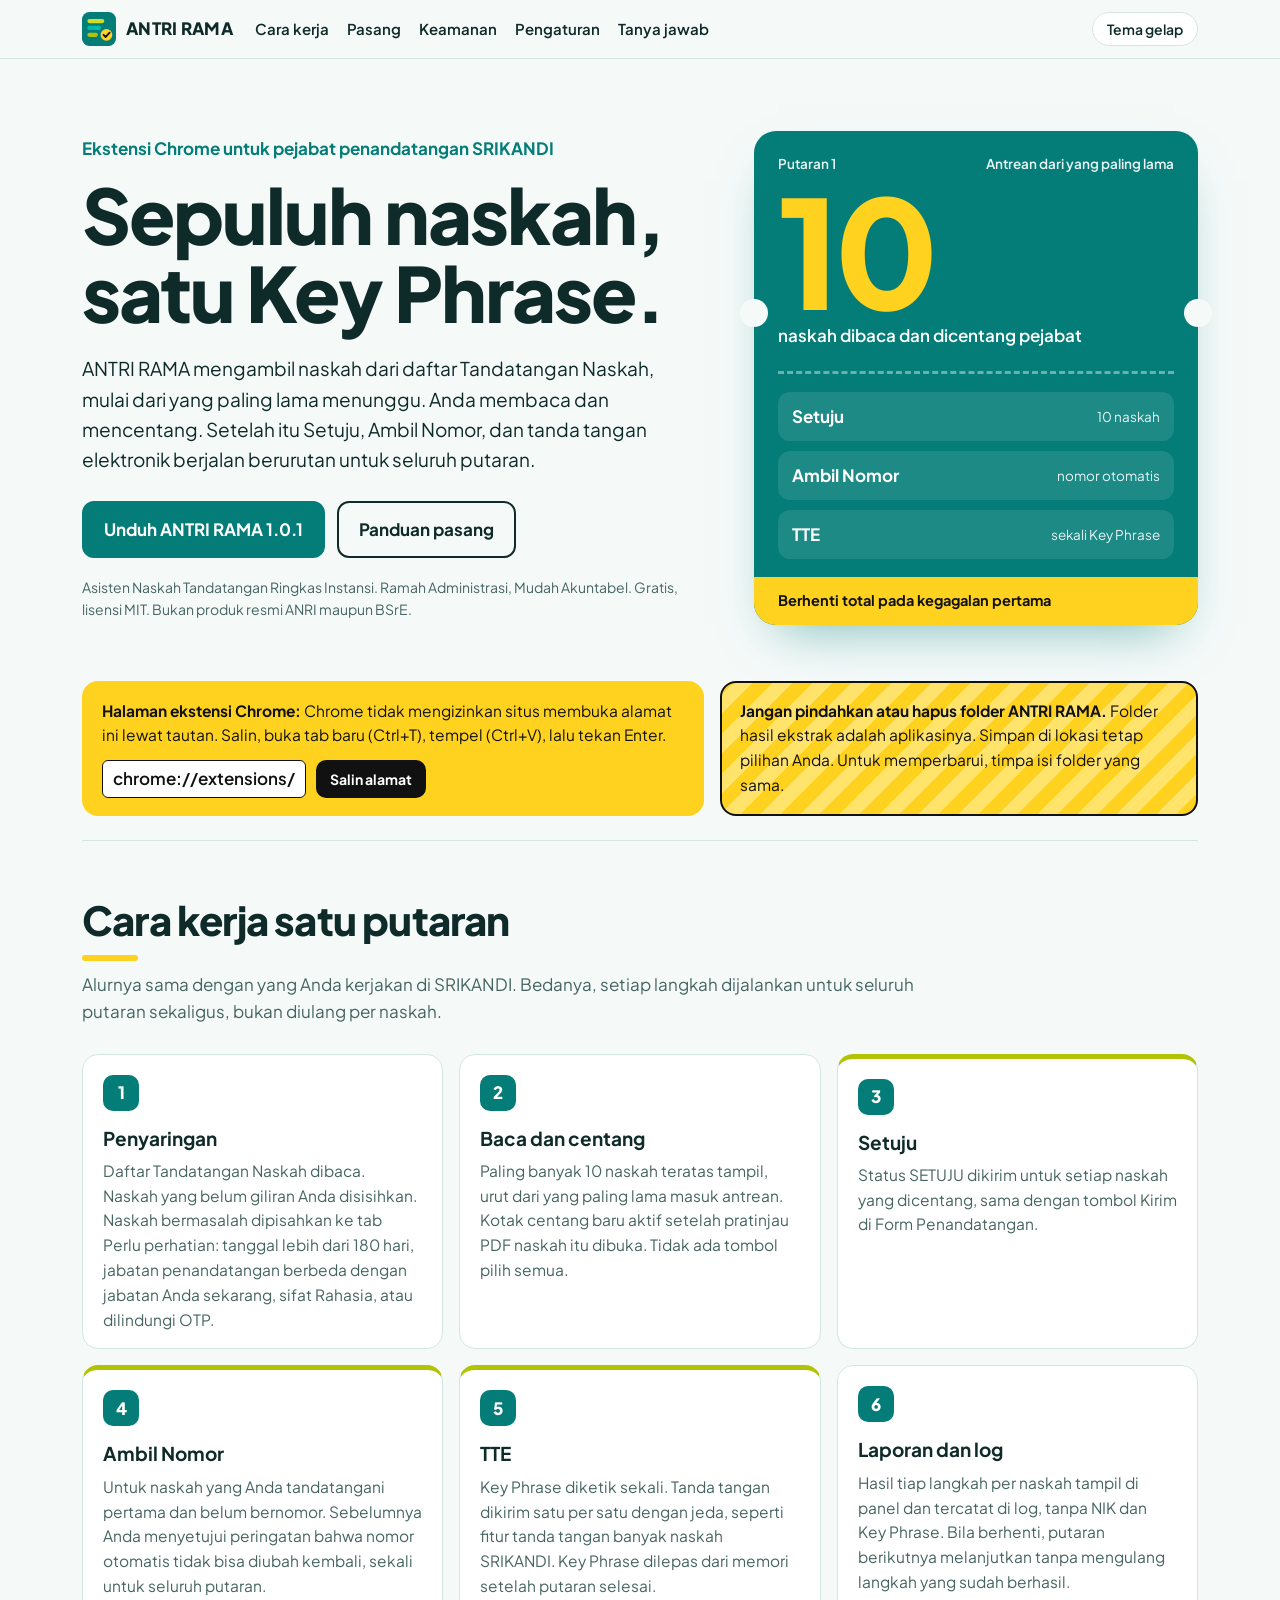
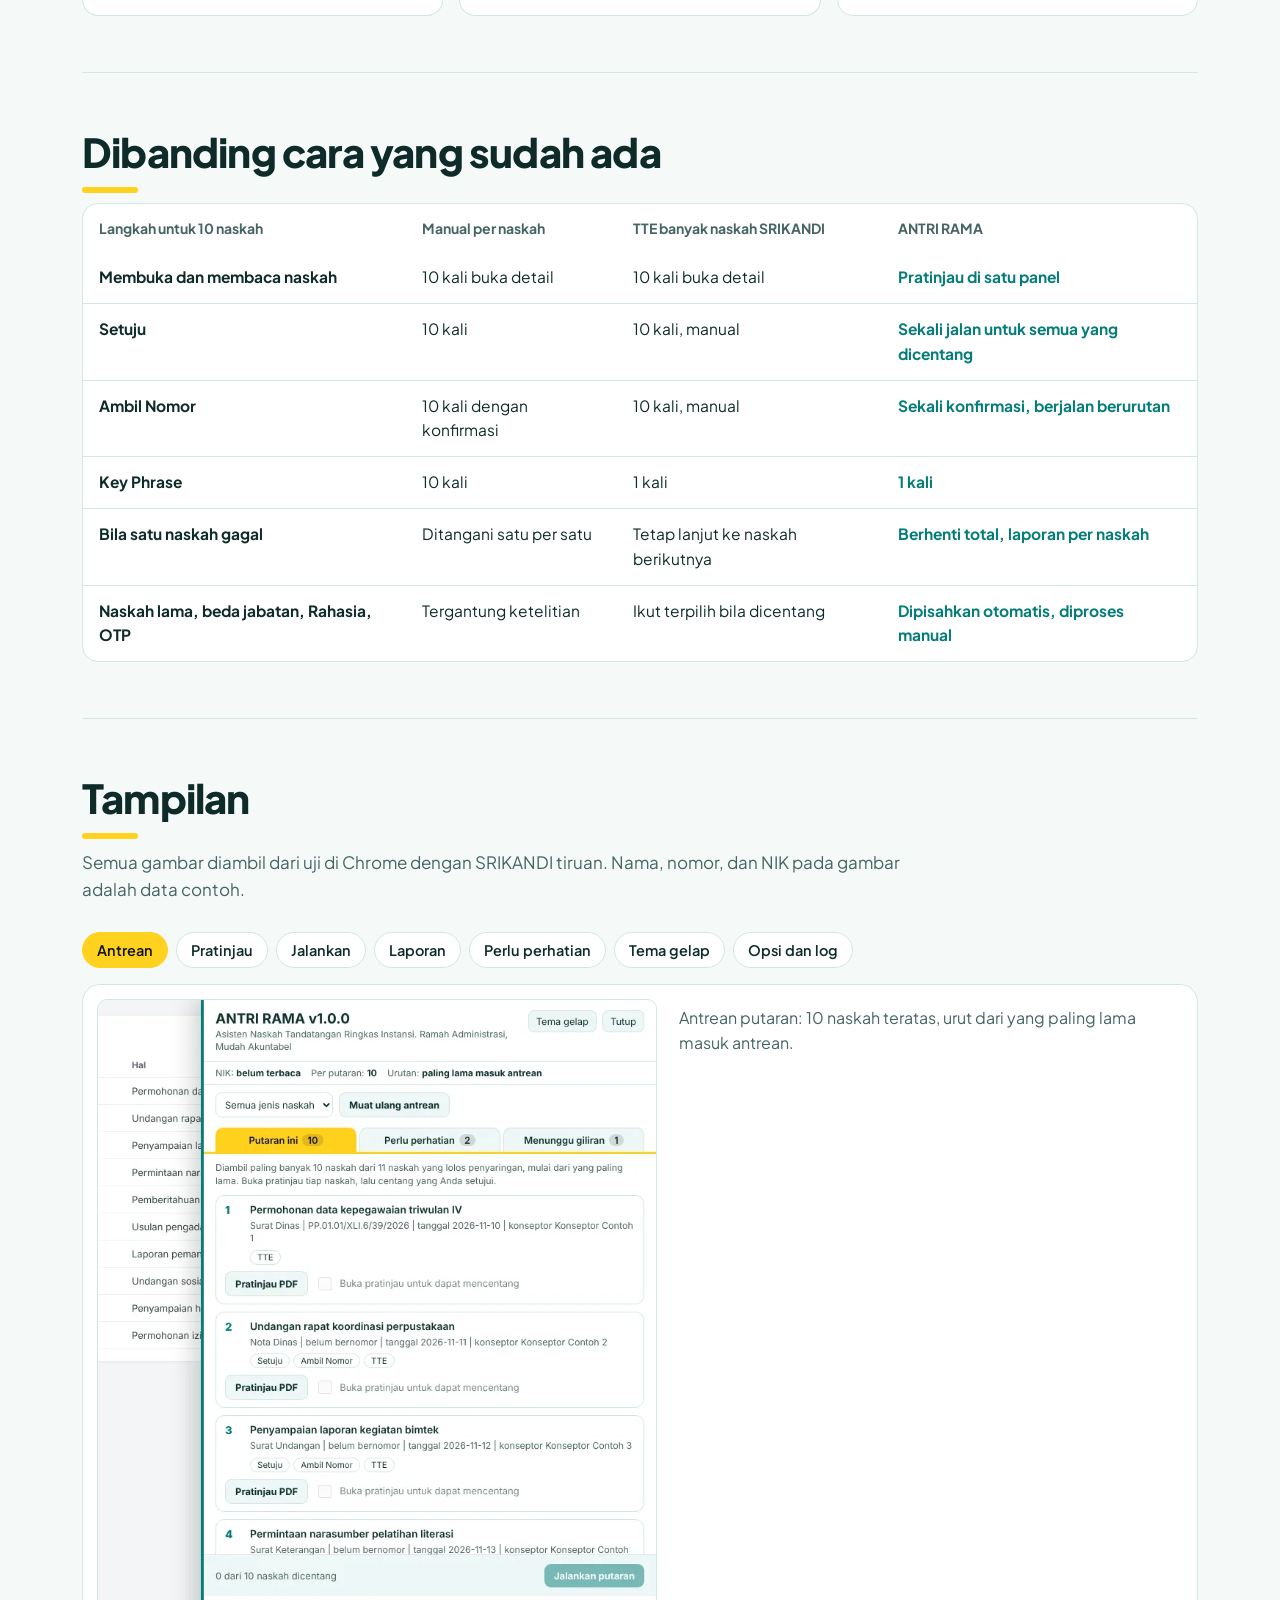
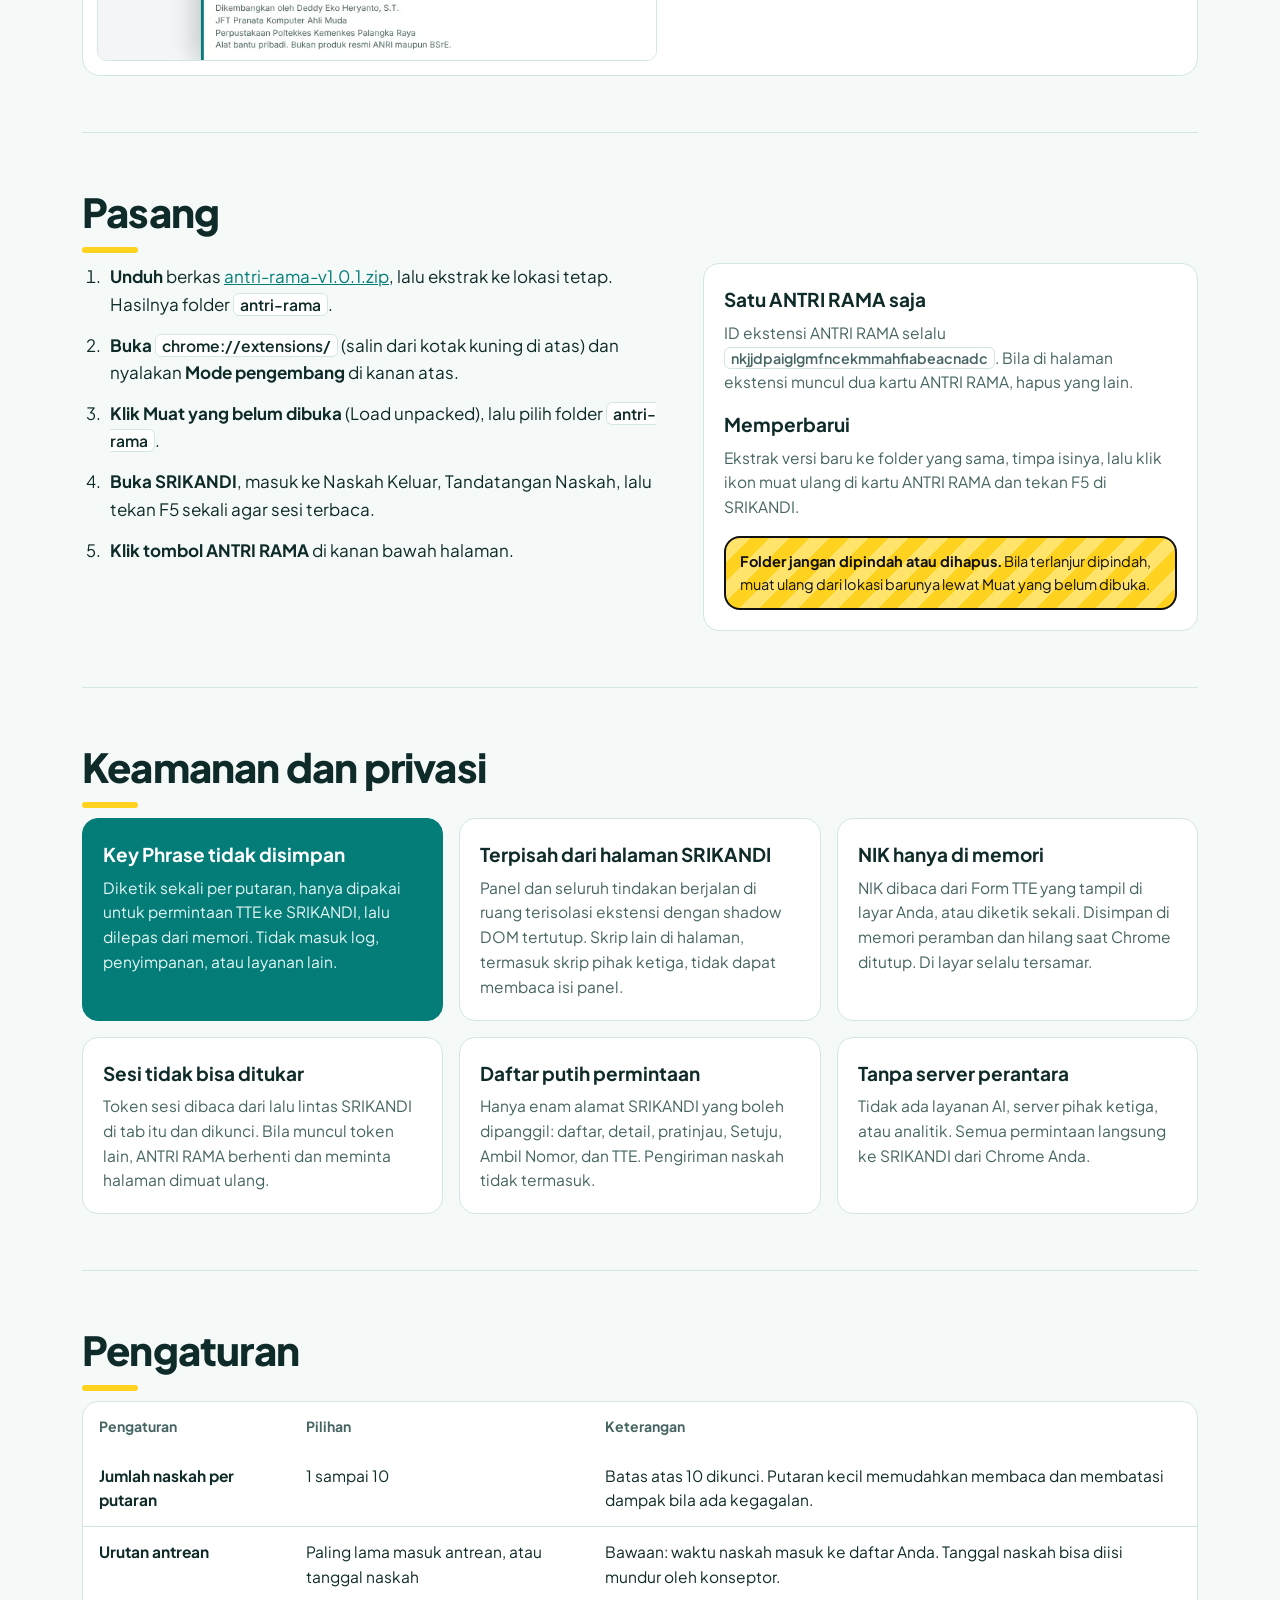
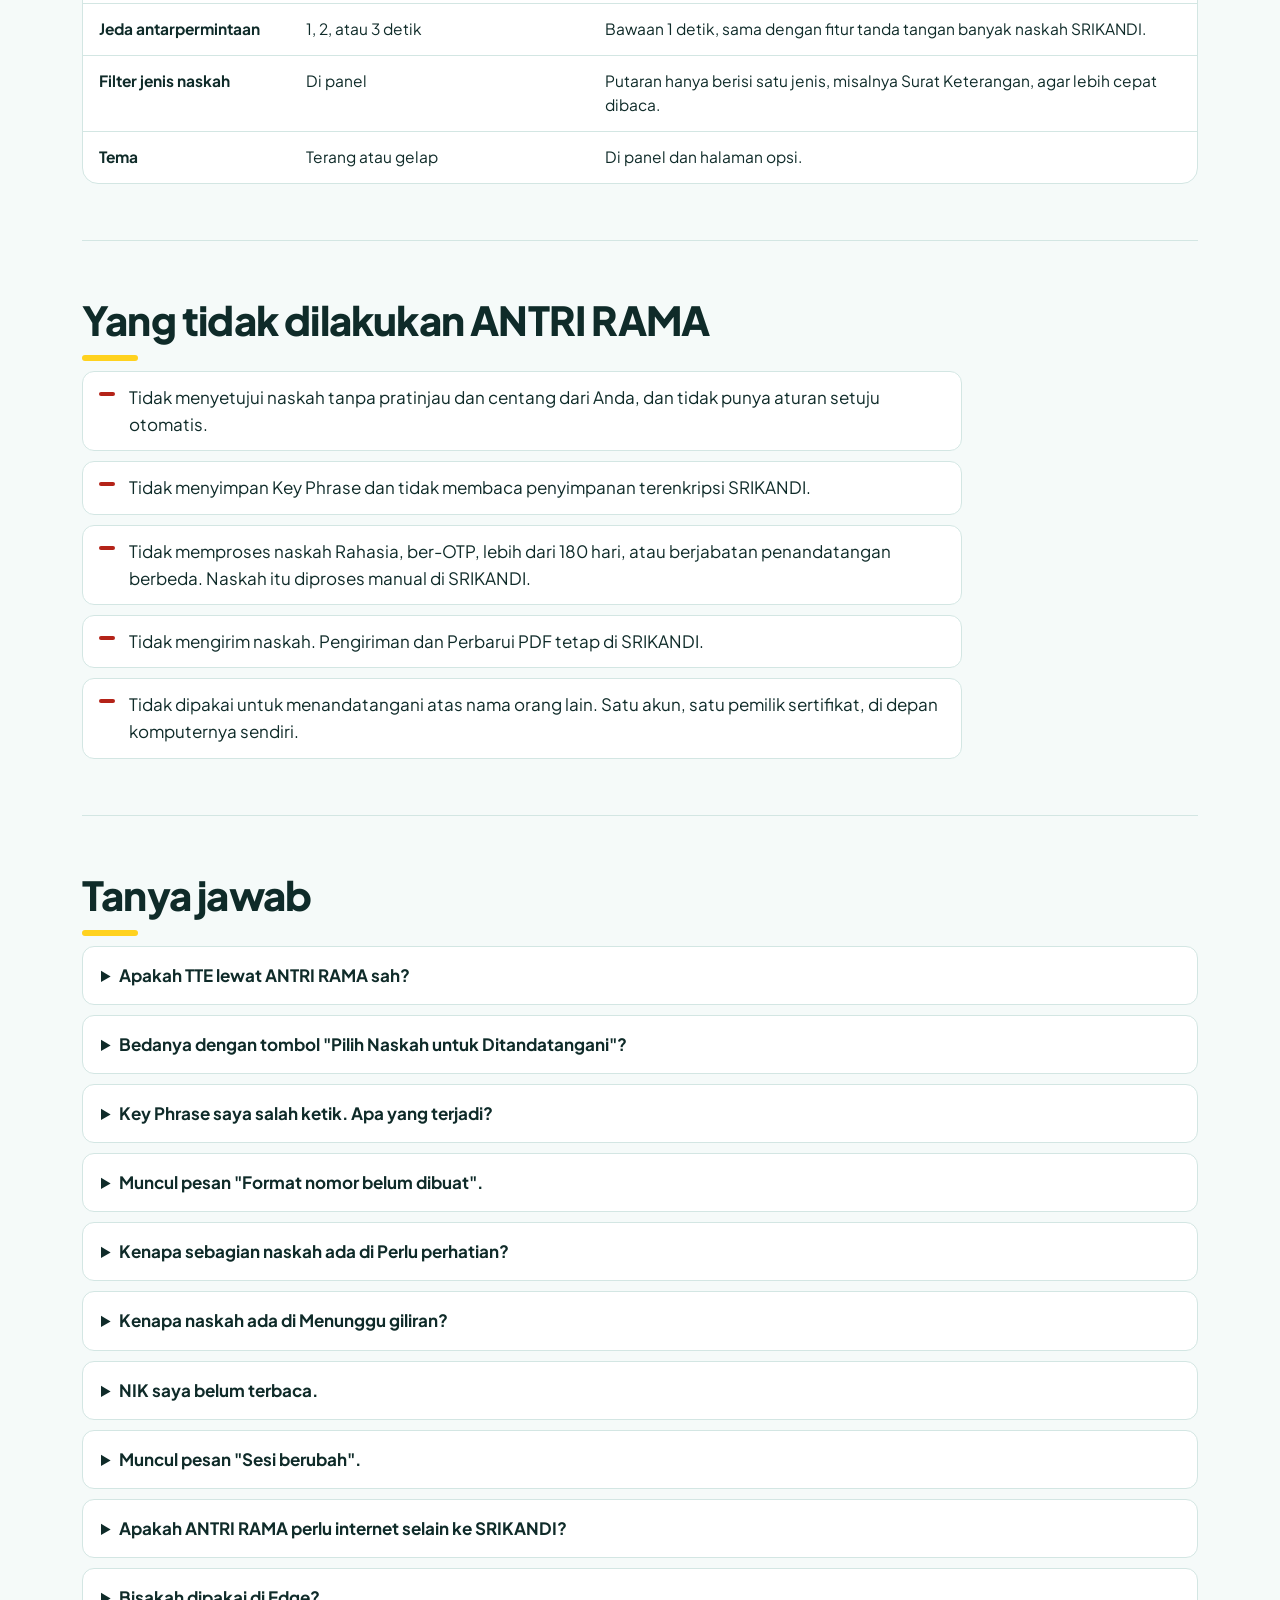
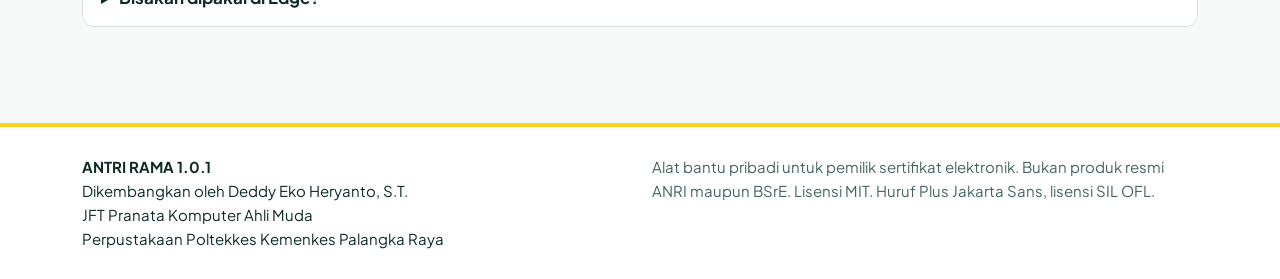
<file: docs/index.html>
<!DOCTYPE html>
<html lang="id" data-theme="light">
<head>
<meta charset="utf-8">
<meta name="viewport" content="width=device-width, initial-scale=1">
<title>ANTRI RAMA: Setuju, Ambil Nomor, dan TTE sepuluh naskah dengan sekali Key Phrase</title>
<meta name="description" content="Ekstensi Chrome untuk pejabat penandatangan SRIKANDI. Menjalankan Setuju, Ambil Nomor, dan tanda tangan elektronik hingga 10 naskah per putaran dengan sekali Key Phrase. Bukan produk ANRI maupun BSrE.">
<link rel="icon" href="assets/antri-icon.svg" type="image/svg+xml">
<link rel="stylesheet" href="assets/style.css">
<script>try{var t=localStorage.getItem('antri-tema');if(!t)t=matchMedia('(prefers-color-scheme: dark)').matches?'dark':'light';document.documentElement.dataset.theme=t}catch(e){}</script>
</head>
<body>
<a class="skip" href="#isi">Lewati ke isi</a>
<header class="nav">
  <div class="nav-in">
    <a class="brand" href="#"><img src="assets/antri-icon.svg" alt="" width="34" height="34"><span>ANTRI RAMA</span></a>
    <nav aria-label="Navigasi utama">
      <a href="#cara">Cara kerja</a><a href="#pasang">Pasang</a><a href="#keamanan">Keamanan</a><a href="#pengaturan">Pengaturan</a><a href="#tanya">Tanya jawab</a>
    </nav>
    <button class="theme" id="tema" type="button" aria-label="Ganti tema terang atau gelap">Tema gelap</button>
  </div>
</header>

<main id="isi">
  <section class="hero">
    <div class="hero-text">
      <p class="kicker">Ekstensi Chrome untuk pejabat penandatangan SRIKANDI</p>
      <h1>Sepuluh naskah,<br>satu Key Phrase.</h1>
      <p class="lead">ANTRI RAMA mengambil naskah dari daftar Tandatangan Naskah, mulai dari yang paling lama menunggu. Anda membaca dan mencentang. Setelah itu Setuju, Ambil Nomor, dan tanda tangan elektronik berjalan berurutan untuk seluruh putaran.</p>
      <div class="cta">
        <a class="btn primary" href="download/antri-rama-v1.0.1.zip" download>Unduh ANTRI RAMA 1.0.1</a>
        <a class="btn" href="#pasang">Panduan pasang</a>
      </div>
      <p class="fine">Asisten Naskah Tandatangan Ringkas Instansi. Ramah Administrasi, Mudah Akuntabel. Gratis, lisensi MIT. Bukan produk resmi ANRI maupun BSrE.</p>
    </div>
    <div class="ticket" aria-label="Contoh satu putaran ANTRI RAMA">
      <div class="ticket-head"><span>Putaran 1</span><span>Antrean dari yang paling lama</span></div>
      <div class="ticket-num" aria-hidden="true">10</div>
      <p class="ticket-sub">naskah dibaca dan dicentang pejabat</p>
      <ol class="phases">
        <li class="ph" style="--d:0"><b>Setuju</b><span>10 naskah</span></li>
        <li class="ph" style="--d:1"><b>Ambil Nomor</b><span>nomor otomatis</span></li>
        <li class="ph" style="--d:2"><b>TTE</b><span>sekali Key Phrase</span></li>
      </ol>
      <div class="ticket-foot">Berhenti total pada kegagalan pertama</div>
    </div>
  </section>

  <section class="install-strip" aria-labelledby="ext-judul">
    <div class="ext">
      <p id="ext-judul"><b>Halaman ekstensi Chrome:</b> Chrome tidak mengizinkan situs membuka alamat ini lewat tautan. Salin, buka tab baru (Ctrl+T), tempel (Ctrl+V), lalu tekan Enter.</p>
      <div class="ext-row"><code id="ext-url">chrome://extensions/</code><button class="copy" type="button" data-copy="chrome://extensions/">Salin alamat</button></div>
    </div>
    <div class="folder-warn" role="note"><b>Jangan pindahkan atau hapus folder ANTRI RAMA.</b> Folder hasil ekstrak adalah aplikasinya. Simpan di lokasi tetap pilihan Anda. Untuk memperbarui, timpa isi folder yang sama.</div>
  </section>

  <section id="cara" class="block">
    <h2>Cara kerja satu putaran</h2>
    <p class="intro">Alurnya sama dengan yang Anda kerjakan di SRIKANDI. Bedanya, setiap langkah dijalankan untuk seluruh putaran sekaligus, bukan diulang per naskah.</p>
    <ol class="track">
      <li><span class="n">1</span><h3>Penyaringan</h3><p>Daftar Tandatangan Naskah dibaca. Naskah yang belum giliran Anda disisihkan. Naskah bermasalah dipisahkan ke tab Perlu perhatian: tanggal lebih dari 180 hari, jabatan penandatangan berbeda dengan jabatan Anda sekarang, sifat Rahasia, atau dilindungi OTP.</p></li>
      <li><span class="n">2</span><h3>Baca dan centang</h3><p>Paling banyak 10 naskah teratas tampil, urut dari yang paling lama masuk antrean. Kotak centang baru aktif setelah pratinjau PDF naskah itu dibuka. Tidak ada tombol pilih semua.</p></li>
      <li><span class="n">3</span><h3>Setuju</h3><p>Status SETUJU dikirim untuk setiap naskah yang dicentang, sama dengan tombol Kirim di Form Penandatangan.</p></li>
      <li><span class="n">4</span><h3>Ambil Nomor</h3><p>Untuk naskah yang Anda tandatangani pertama dan belum bernomor. Sebelumnya Anda menyetujui peringatan bahwa nomor otomatis tidak bisa diubah kembali, sekali untuk seluruh putaran.</p></li>
      <li><span class="n">5</span><h3>TTE</h3><p>Key Phrase diketik sekali. Tanda tangan dikirim satu per satu dengan jeda, seperti fitur tanda tangan banyak naskah SRIKANDI. Key Phrase dilepas dari memori setelah putaran selesai.</p></li>
      <li><span class="n">6</span><h3>Laporan dan log</h3><p>Hasil tiap langkah per naskah tampil di panel dan tercatat di log, tanpa NIK dan Key Phrase. Bila berhenti, putaran berikutnya melanjutkan tanpa mengulang langkah yang sudah berhasil.</p></li>
    </ol>
  </section>

  <section class="block compare" aria-labelledby="banding">
    <h2 id="banding">Dibanding cara yang sudah ada</h2>
    <div class="table-wrap">
      <table>
        <thead><tr><th scope="col">Langkah untuk 10 naskah</th><th scope="col">Manual per naskah</th><th scope="col">TTE banyak naskah SRIKANDI</th><th scope="col">ANTRI RAMA</th></tr></thead>
        <tbody>
          <tr><th scope="row">Membuka dan membaca naskah</th><td>10 kali buka detail</td><td>10 kali buka detail</td><td>Pratinjau di satu panel</td></tr>
          <tr><th scope="row">Setuju</th><td>10 kali</td><td>10 kali, manual</td><td>Sekali jalan untuk semua yang dicentang</td></tr>
          <tr><th scope="row">Ambil Nomor</th><td>10 kali dengan konfirmasi</td><td>10 kali, manual</td><td>Sekali konfirmasi, berjalan berurutan</td></tr>
          <tr><th scope="row">Key Phrase</th><td>10 kali</td><td>1 kali</td><td>1 kali</td></tr>
          <tr><th scope="row">Bila satu naskah gagal</th><td>Ditangani satu per satu</td><td>Tetap lanjut ke naskah berikutnya</td><td>Berhenti total, laporan per naskah</td></tr>
          <tr><th scope="row">Naskah lama, beda jabatan, Rahasia, OTP</th><td>Tergantung ketelitian</td><td>Ikut terpilih bila dicentang</td><td>Dipisahkan otomatis, diproses manual</td></tr>
        </tbody>
      </table>
    </div>
  </section>

  <section class="block" aria-labelledby="layar">
    <h2 id="layar">Tampilan</h2>
    <p class="intro">Semua gambar diambil dari uji di Chrome dengan SRIKANDI tiruan. Nama, nomor, dan NIK pada gambar adalah data contoh.</p>
    <div class="gallery" role="tablist" aria-label="Pilih tampilan">
      <button role="tab" aria-selected="true" data-img="assets/img/01-antrean.webp" data-cap="Antrean putaran: 10 naskah teratas, urut dari yang paling lama masuk antrean.">Antrean</button>
      <button role="tab" aria-selected="false" data-img="assets/img/02-pratinjau.webp" data-cap="Pratinjau PDF di dalam panel. Kotak centang aktif setelah pratinjau dibuka.">Pratinjau</button>
      <button role="tab" aria-selected="false" data-img="assets/img/03-jalankan.webp" data-cap="Jendela putaran: daftar naskah, peringatan nomor, NIK, Key Phrase, dan pernyataan persetujuan.">Jalankan</button>
      <button role="tab" aria-selected="false" data-img="assets/img/05-selesai.webp" data-cap="Laporan putaran: hasil Setuju, Ambil Nomor, dan TTE per naskah.">Laporan</button>
      <button role="tab" aria-selected="false" data-img="assets/img/06-perlu-perhatian.webp" data-cap="Perlu perhatian: naskah lama berjabatan lain dan naskah ber-OTP tidak ikut putaran.">Perlu perhatian</button>
      <button role="tab" aria-selected="false" data-img="assets/img/09-panel-gelap.webp" data-cap="Tema gelap panel.">Tema gelap</button>
      <button role="tab" aria-selected="false" data-img="assets/img/07-opsi.webp" data-cap="Halaman opsi: pengaturan, NIK tersamar, dan log putaran yang bisa diunduh sebagai CSV.">Opsi dan log</button>
    </div>
    <figure class="shot"><img id="shot" src="assets/img/01-antrean.webp" alt="Antrean putaran ANTRI RAMA" width="760" height="900" loading="lazy"><figcaption id="cap">Antrean putaran: 10 naskah teratas, urut dari yang paling lama masuk antrean.</figcaption></figure>
  </section>

  <section id="pasang" class="block">
    <h2>Pasang</h2>
    <div class="two">
      <ol class="steps">
        <li><b>Unduh</b> berkas <a href="download/antri-rama-v1.0.1.zip" download>antri-rama-v1.0.1.zip</a>, lalu ekstrak ke lokasi tetap. Hasilnya folder <code>antri-rama</code>.</li>
        <li><b>Buka</b> <code>chrome://extensions/</code> (salin dari kotak kuning di atas) dan nyalakan <b>Mode pengembang</b> di kanan atas.</li>
        <li><b>Klik Muat yang belum dibuka</b> (Load unpacked), lalu pilih folder <code>antri-rama</code>.</li>
        <li><b>Buka SRIKANDI</b>, masuk ke Naskah Keluar, Tandatangan Naskah, lalu tekan F5 sekali agar sesi terbaca.</li>
        <li><b>Klik tombol ANTRI RAMA</b> di kanan bawah halaman.</li>
      </ol>
      <div class="box">
        <h3>Satu ANTRI RAMA saja</h3>
        <p>ID ekstensi ANTRI RAMA selalu <code>nkjjdpaiglgmfncekmmahfiabeacnadc</code>. Bila di halaman ekstensi muncul dua kartu ANTRI RAMA, hapus yang lain.</p>
        <h3>Memperbarui</h3>
        <p>Ekstrak versi baru ke folder yang sama, timpa isinya, lalu klik ikon muat ulang di kartu ANTRI RAMA dan tekan F5 di SRIKANDI.</p>
        <div class="folder-warn small"><b>Folder jangan dipindah atau dihapus.</b> Bila terlanjur dipindah, muat ulang dari lokasi barunya lewat Muat yang belum dibuka.</div>
      </div>
    </div>
  </section>

  <section id="keamanan" class="block">
    <h2>Keamanan dan privasi</h2>
    <div class="cards">
      <article><h3>Key Phrase tidak disimpan</h3><p>Diketik sekali per putaran, hanya dipakai untuk permintaan TTE ke SRIKANDI, lalu dilepas dari memori. Tidak masuk log, penyimpanan, atau layanan lain.</p></article>
      <article><h3>Terpisah dari halaman SRIKANDI</h3><p>Panel dan seluruh tindakan berjalan di ruang terisolasi ekstensi dengan shadow DOM tertutup. Skrip lain di halaman, termasuk skrip pihak ketiga, tidak dapat membaca isi panel.</p></article>
      <article><h3>NIK hanya di memori</h3><p>NIK dibaca dari Form TTE yang tampil di layar Anda, atau diketik sekali. Disimpan di memori peramban dan hilang saat Chrome ditutup. Di layar selalu tersamar.</p></article>
      <article><h3>Sesi tidak bisa ditukar</h3><p>Token sesi dibaca dari lalu lintas SRIKANDI di tab itu dan dikunci. Bila muncul token lain, ANTRI RAMA berhenti dan meminta halaman dimuat ulang.</p></article>
      <article><h3>Daftar putih permintaan</h3><p>Hanya enam alamat SRIKANDI yang boleh dipanggil: daftar, detail, pratinjau, Setuju, Ambil Nomor, dan TTE. Pengiriman naskah tidak termasuk.</p></article>
      <article><h3>Tanpa server perantara</h3><p>Tidak ada layanan AI, server pihak ketiga, atau analitik. Semua permintaan langsung ke SRIKANDI dari Chrome Anda.</p></article>
    </div>
  </section>

  <section id="pengaturan" class="block">
    <h2>Pengaturan</h2>
    <div class="table-wrap">
      <table>
        <thead><tr><th scope="col">Pengaturan</th><th scope="col">Pilihan</th><th scope="col">Keterangan</th></tr></thead>
        <tbody>
          <tr><th scope="row">Jumlah naskah per putaran</th><td>1 sampai 10</td><td>Batas atas 10 dikunci. Putaran kecil memudahkan membaca dan membatasi dampak bila ada kegagalan.</td></tr>
          <tr><th scope="row">Urutan antrean</th><td>Paling lama masuk antrean, atau tanggal naskah</td><td>Bawaan: waktu naskah masuk ke daftar Anda. Tanggal naskah bisa diisi mundur oleh konseptor.</td></tr>
          <tr><th scope="row">Jeda antarpermintaan</th><td>1, 2, atau 3 detik</td><td>Bawaan 1 detik, sama dengan fitur tanda tangan banyak naskah SRIKANDI.</td></tr>
          <tr><th scope="row">Filter jenis naskah</th><td>Di panel</td><td>Putaran hanya berisi satu jenis, misalnya Surat Keterangan, agar lebih cepat dibaca.</td></tr>
          <tr><th scope="row">Tema</th><td>Terang atau gelap</td><td>Di panel dan halaman opsi.</td></tr>
        </tbody>
      </table>
    </div>
  </section>

  <section class="block limits" aria-labelledby="batas">
    <h2 id="batas">Yang tidak dilakukan ANTRI RAMA</h2>
    <ul>
      <li>Tidak menyetujui naskah tanpa pratinjau dan centang dari Anda, dan tidak punya aturan setuju otomatis.</li>
      <li>Tidak menyimpan Key Phrase dan tidak membaca penyimpanan terenkripsi SRIKANDI.</li>
      <li>Tidak memproses naskah Rahasia, ber-OTP, lebih dari 180 hari, atau berjabatan penandatangan berbeda. Naskah itu diproses manual di SRIKANDI.</li>
      <li>Tidak mengirim naskah. Pengiriman dan Perbarui PDF tetap di SRIKANDI.</li>
      <li>Tidak dipakai untuk menandatangani atas nama orang lain. Satu akun, satu pemilik sertifikat, di depan komputernya sendiri.</li>
    </ul>
  </section>

  <section id="tanya" class="block">
    <h2>Tanya jawab</h2>
    <div class="faq">
      <details><summary>Apakah TTE lewat ANTRI RAMA sah?</summary><p>ANTRI RAMA mengirim permintaan yang sama dengan tombol di SRIKANDI, ke alamat yang sama, dengan NIK dan Key Phrase pemilik sertifikat. Tanda tangan tetap dibuat oleh sistem SRIKANDI dan BSrE. Pemakaian alat bantu ini sebaiknya mendapat persetujuan pimpinan dan unit kearsipan instansi Anda.</p></details>
      <details><summary>Bedanya dengan tombol "Pilih Naskah untuk Ditandatangani"?</summary><p>Tombol itu menandatangani banyak naskah yang sudah disetujui dan bernomor. ANTRI RAMA juga menjalankan Setuju dan Ambil Nomor, menyaring naskah bermasalah, dan berhenti total bila ada yang gagal.</p></details>
      <details><summary>Key Phrase saya salah ketik. Apa yang terjadi?</summary><p>Putaran berhenti di naskah pertama yang ditolak. Tidak ada percobaan ulang otomatis, sehingga sertifikat tidak terkunci karena percobaan berulang. Setuju dan nomor yang sudah berhasil tidak diulang di putaran berikutnya.</p></details>
      <details><summary>Muncul pesan "Format nomor belum dibuat".</summary><p>Tata Usaha atau Sekretaris belum membuat format penomoran otomatis untuk jenis naskah itu. Putaran berhenti sebelum TTE. Minta format dibuat, lalu jalankan lagi.</p></details>
      <details><summary>Kenapa sebagian naskah ada di Perlu perhatian?</summary><p>Karena tanggalnya lebih dari 180 hari, jabatan penandatangan di naskah berbeda dengan jabatan Anda pada naskah terbaru, sifatnya Rahasia, dilindungi OTP, atau datanya untuk Ambil Nomor tidak lengkap. Naskah ini perlu diputuskan langsung di SRIKANDI.</p></details>
      <details><summary>Kenapa naskah ada di Menunggu giliran?</summary><p>Penandatangan sebelum Anda di urutan naskah itu belum selesai. Panel menyebut nama penandatangan yang masih ditunggu.</p></details>
      <details><summary>NIK saya belum terbaca.</summary><p>Buka satu naskah di Tandatangan Naskah sampai Form TTE tampil, atau ketik NIK di jendela putaran. NIK hilang dari memori saat Chrome ditutup.</p></details>
      <details><summary>Muncul pesan "Sesi berubah".</summary><p>Ada token sesi lain di tab yang sama, misalnya setelah login ulang. Tekan F5 di SRIKANDI, lalu buka panel lagi.</p></details>
      <details><summary>Apakah ANTRI RAMA perlu internet selain ke SRIKANDI?</summary><p>Tidak. Ekstensi hanya berhubungan dengan srikandi.arsip.go.id, api.arsip.go.id, dan s3.arsip.go.id.</p></details>
      <details><summary>Bisakah dipakai di Edge?</summary><p>Edge memakai mesin yang sama dengan Chrome dan mendukung pemasangan lewat edge://extensions, tetapi ANTRI RAMA baru diuji di Chrome.</p></details>
    </div>
  </section>
</main>

<footer class="foot">
  <div class="foot-in">
    <div><b>ANTRI RAMA 1.0.1</b><br>Dikembangkan oleh Deddy Eko Heryanto, S.T.<br>JFT Pranata Komputer Ahli Muda<br>Perpustakaan Poltekkes Kemenkes Palangka Raya</div>
    <div class="muted">Alat bantu pribadi untuk pemilik sertifikat elektronik. Bukan produk resmi ANRI maupun BSrE. Lisensi MIT. Huruf Plus Jakarta Sans, lisensi SIL OFL.</div>
  </div>
</footer>
<script src="assets/app.js"></script>
</body>
</html>
</file>
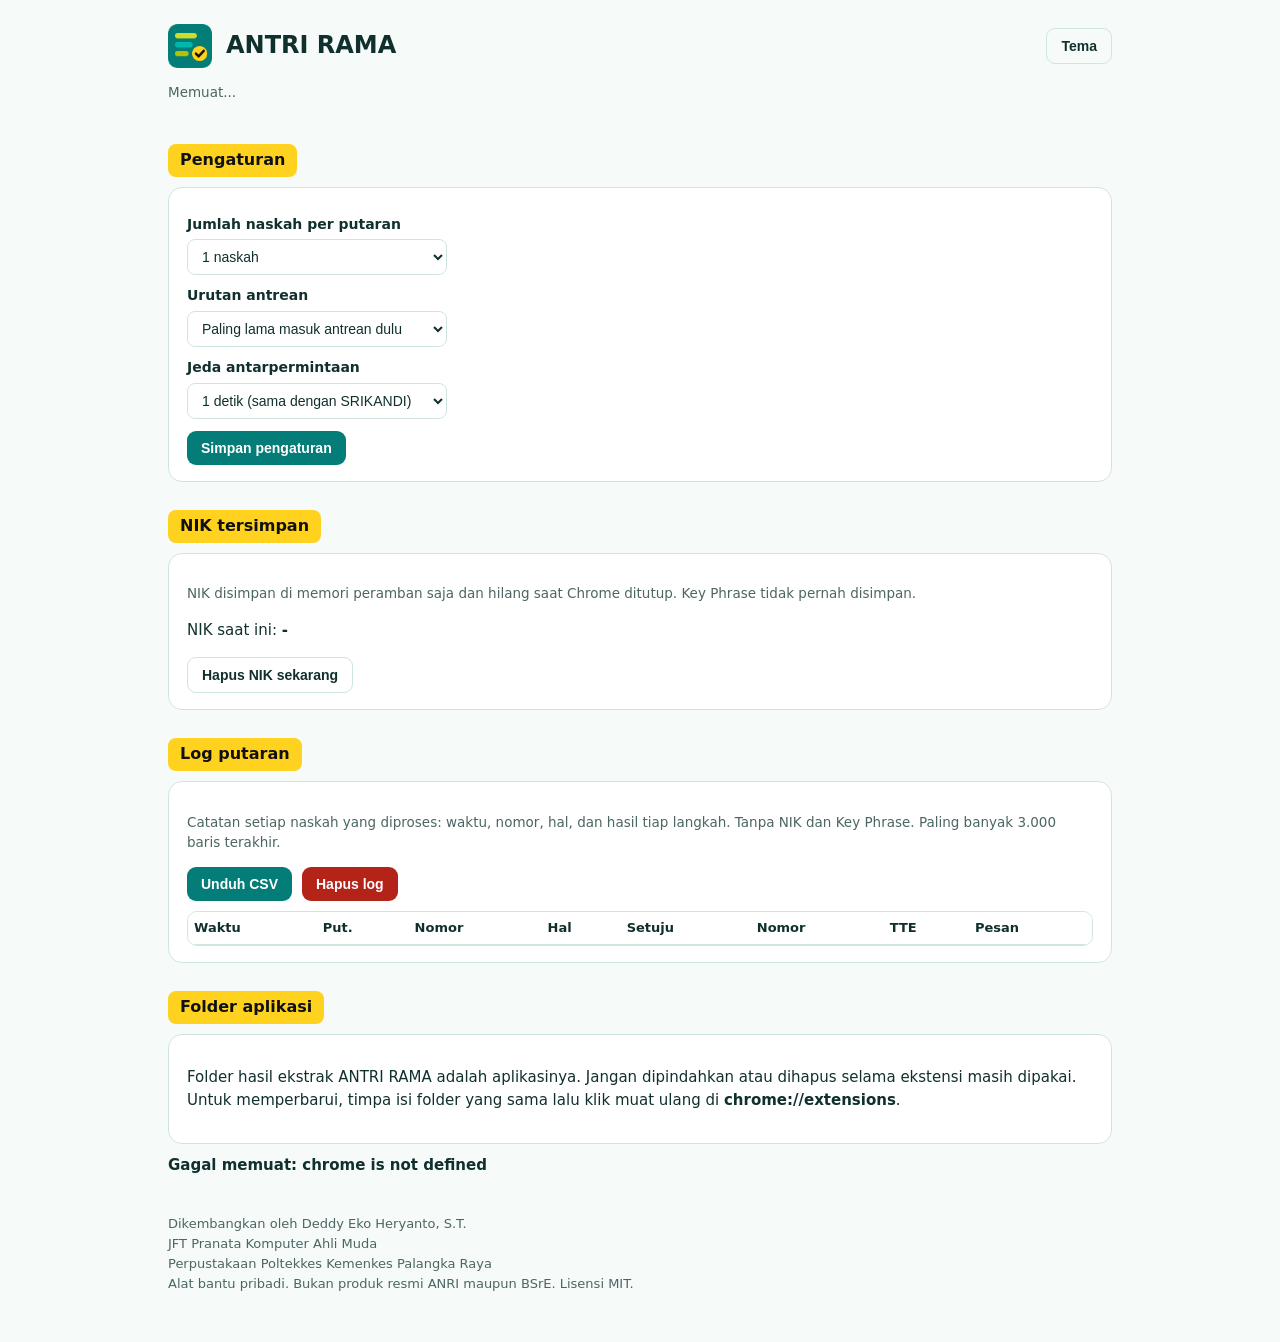
<file: extension/options.html>
<!DOCTYPE html>
<html lang="id">
<head>
<meta charset="utf-8">
<meta name="viewport" content="width=device-width, initial-scale=1">
<title>ANTRI RAMA: Pengaturan dan Log</title>
<link rel="icon" href="icons/icon32.png">
<style>
:root{--bg:#f6faf9;--card:#fff;--line:#cfe5e2;--ink:#10302e;--muted:#4b6663;--teal:#047D78}
:root[data-theme=dark]{--bg:#0b1a19;--card:#102524;--line:#24504c;--ink:#e6f4f2;--muted:#9fc3be;--teal:#00B9AD}
*{box-sizing:border-box}
body{margin:0;background:var(--bg);color:var(--ink);font:15px/1.55 "Segoe UI",system-ui,-apple-system,Roboto,Arial,sans-serif}
main{max-width:980px;margin:0 auto;padding:24px 18px 48px}
.top{display:flex;align-items:center;gap:14px;margin-bottom:8px}
.top img{width:44px;height:44px}
.top h1{margin:0;font-size:24px;flex:1}
h2{background:#FFD21F;color:#111;display:inline-block;padding:4px 12px;border-radius:8px;font-size:16px;margin:28px 0 10px}
.card{background:var(--card);border:1px solid var(--line);border-radius:14px;padding:16px 18px}
label{display:block;margin:10px 0 4px;font-weight:600;font-size:14px}
select{padding:8px 10px;border-radius:8px;border:1px solid var(--line);background:var(--card);color:var(--ink);font-size:14px;min-width:260px}
button{border:0;border-radius:9px;padding:9px 14px;font-weight:700;cursor:pointer;font-size:14px;background:var(--teal);color:#fff}
button.ghost{background:transparent;color:var(--ink);border:1px solid var(--line)}
button.danger{background:#B42318}
button:focus-visible,select:focus-visible{outline:3px solid #FFD21F;outline-offset:2px}
.row{display:flex;gap:10px;flex-wrap:wrap;margin-top:12px;align-items:center}
.muted{color:var(--muted);font-size:13.5px}
table{width:100%;border-collapse:collapse;font-size:13px}
th,td{border-bottom:1px solid var(--line);padding:6px 6px;text-align:left;vertical-align:top}
th{position:sticky;top:0;background:var(--card)}
.scroll{max-height:460px;overflow:auto;margin-top:10px;border:1px solid var(--line);border-radius:10px}
.ok{color:var(--teal);font-weight:700}.bad{color:#B42318;font-weight:700}
#msg{min-height:22px;margin-top:10px;font-weight:600}
footer{margin-top:36px;color:var(--muted);font-size:13px;white-space:pre-line}
</style>
</head>
<body>
<main>
  <div class="top"><img src="icons/icon128.png" alt=""><h1>ANTRI RAMA</h1><button class="ghost" id="theme" type="button">Tema</button></div>
  <p class="muted" id="info">Memuat...</p>

  <h2>Pengaturan</h2>
  <div class="card">
    <label for="perPutaran">Jumlah naskah per putaran</label>
    <select id="perPutaran"></select>
    <label for="urut">Urutan antrean</label>
    <select id="urut"><option value="masuk">Paling lama masuk antrean dulu</option><option value="tanggal">Tanggal naskah paling lama dulu</option></select>
    <label for="jedaDetik">Jeda antarpermintaan</label>
    <select id="jedaDetik"><option value="1">1 detik (sama dengan SRIKANDI)</option><option value="2">2 detik</option><option value="3">3 detik</option></select>
    <div class="row"><button id="save" type="button">Simpan pengaturan</button></div>
  </div>

  <h2>NIK tersimpan</h2>
  <div class="card">
    <p class="muted">NIK disimpan di memori peramban saja dan hilang saat Chrome ditutup. Key Phrase tidak pernah disimpan.</p>
    <p>NIK saat ini: <b id="nik">-</b></p>
    <div class="row"><button class="ghost" id="clearNik" type="button">Hapus NIK sekarang</button></div>
  </div>

  <h2>Log putaran</h2>
  <div class="card">
    <p class="muted">Catatan setiap naskah yang diproses: waktu, nomor, hal, dan hasil tiap langkah. Tanpa NIK dan Key Phrase. Paling banyak 3.000 baris terakhir.</p>
    <div class="row"><button id="csv" type="button">Unduh CSV</button><button class="danger" id="clearLog" type="button">Hapus log</button></div>
    <div class="scroll"><table><thead><tr><th>Waktu</th><th>Put.</th><th>Nomor</th><th>Hal</th><th>Setuju</th><th>Nomor</th><th>TTE</th><th>Pesan</th></tr></thead><tbody id="log"></tbody></table></div>
  </div>

  <h2>Folder aplikasi</h2>
  <div class="card"><p>Folder hasil ekstrak ANTRI RAMA adalah aplikasinya. Jangan dipindahkan atau dihapus selama ekstensi masih dipakai. Untuk memperbarui, timpa isi folder yang sama lalu klik muat ulang di <b>chrome://extensions</b>.</p></div>

  <div id="msg" role="status"></div>
  <footer>Dikembangkan oleh Deddy Eko Heryanto, S.T.
JFT Pranata Komputer Ahli Muda
Perpustakaan Poltekkes Kemenkes Palangka Raya
Alat bantu pribadi. Bukan produk resmi ANRI maupun BSrE. Lisensi MIT.</footer>
</main>
<script src="core.js"></script>
<script src="options.js"></script>
</body>
</html>
</file>
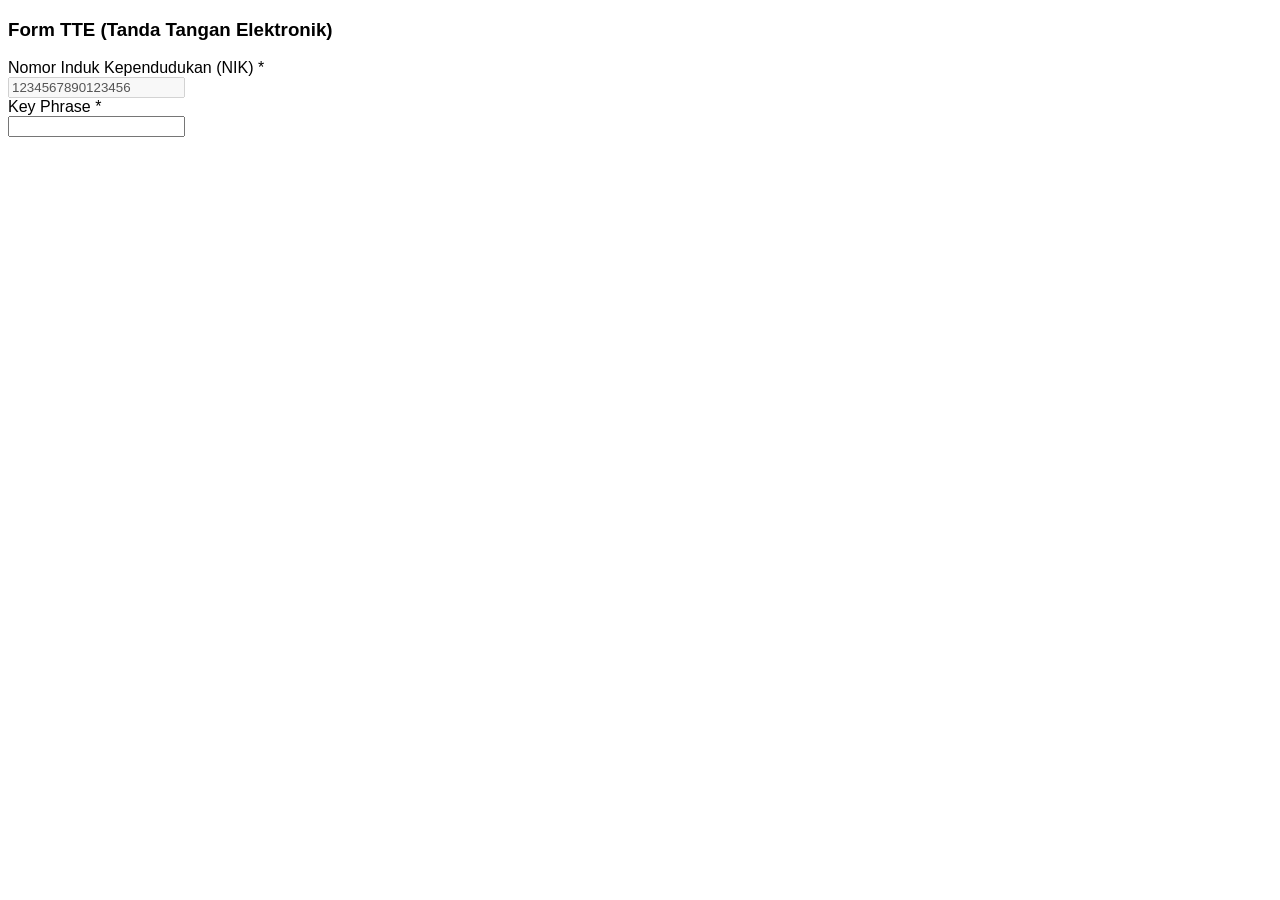
<file: tests/e2e/detail.html>
<!DOCTYPE html><html lang="id"><head><meta charset="utf-8"><title>SRIKANDI</title></head><body style="font-family:Arial">
<h3>Form TTE (Tanda Tangan Elektronik)</h3>
<div class="grid"><div><label>Nomor Induk Kependudukan (NIK) *</label><div><input disabled value="1234567890123456"></div></div>
<div><label>Key Phrase *</label><div><input type="password"></div></div></div>
<script>const x=new XMLHttpRequest();x.open('GET','https://api.arsip.go.id/naskah-keluar/api/naskah-dinas/naskah-keluar/9002/show');x.setRequestHeader('Authorization','Bearer SESI-UJI-ANTRI');x.send();</script>
</body></html>
</file>
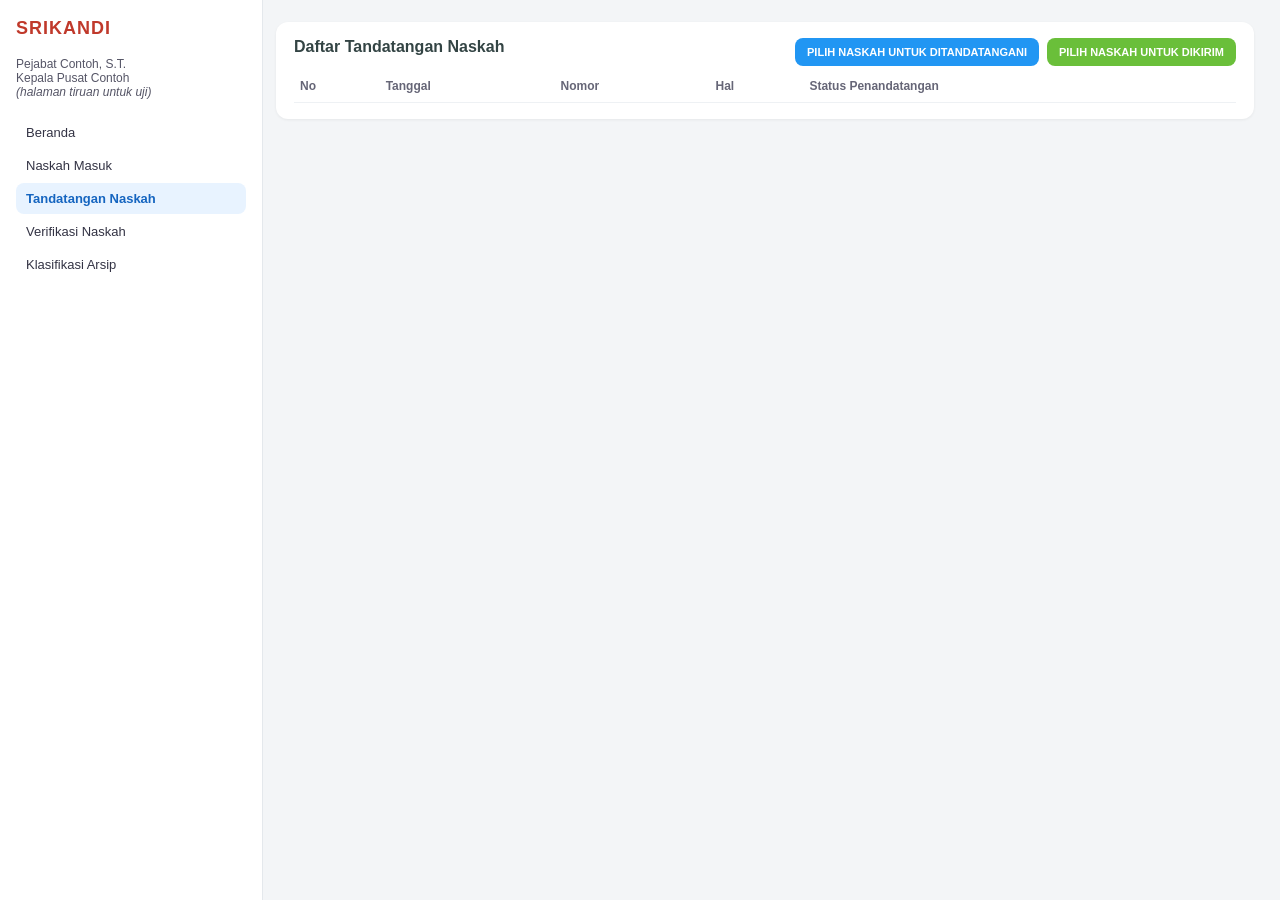
<file: tests/e2e/list.html>
<!DOCTYPE html><html lang="id"><head><meta charset="utf-8"><title>SRIKANDI</title>
<style>
body{margin:0;font:13px "Segoe UI",Arial,sans-serif;background:#f3f5f7;color:#344}
.side{position:fixed;left:0;top:0;bottom:0;width:230px;background:#fff;border-right:1px solid #e4e8ec;padding:18px 16px}
.side b{color:#c0392b;font-size:18px;letter-spacing:1px}.side .u{margin:18px 0;font-size:12px;color:#556}
.side a{display:block;padding:8px 10px;border-radius:8px;color:#334;text-decoration:none;margin:2px 0}.side a.on{background:#e8f3ff;color:#1565c0;font-weight:600}
.main{margin-left:250px;padding:22px 26px}
.card{background:#fff;border-radius:12px;padding:16px 18px;box-shadow:0 1px 3px rgba(0,0,0,.06)}
h2{margin:0 0 12px;font-size:16px}.btns{float:right}.btns span{display:inline-block;margin-left:8px;padding:8px 12px;border-radius:8px;color:#fff;font-size:11px;font-weight:700}
table{width:100%;border-collapse:collapse;margin-top:14px}th,td{border-bottom:1px solid #eef1f4;padding:9px 6px;text-align:left}th{color:#667;font-size:12px}
.tag{display:inline-block;padding:2px 8px;border-radius:6px;font-size:11px;font-weight:700;color:#fff;background:#7a8ca5}
</style></head><body>
<div class="side"><b>SRIKANDI</b><div class="u">Pejabat Contoh, S.T.<br>Kepala Pusat Contoh<br><i>(halaman tiruan untuk uji)</i></div>
<a>Beranda</a><a>Naskah Masuk</a><a class="on">Tandatangan Naskah</a><a>Verifikasi Naskah</a><a>Klasifikasi Arsip</a></div>
<div class="main"><div class="card"><div class="btns"><span style="background:#2196f3">PILIH NASKAH UNTUK DITANDATANGANI</span><span style="background:#6abf3a">PILIH NASKAH UNTUK DIKIRIM</span></div>
<h2>Daftar Tandatangan Naskah</h2><table><thead><tr><th>No</th><th>Tanggal</th><th>Nomor</th><th>Hal</th><th>Status Penandatangan</th></tr></thead><tbody id="tb"></tbody></table></div></div>
<script>
function muat(token){
  const x=new XMLHttpRequest();
  x.open('GET','https://api.arsip.go.id/naskah-keluar/api/penandatangan-naskah/list?cursor=&rows=10&sortField=&sortOrder=&filters%5Btanggal%5D%5Bvalue%5D=&filters%5Buser_session_id%5D%5Bvalue%5D=5&filters%5Bhal%5D%5Bvalue%5D=&filters%5Bstatus_tt%5D%5Bvalue%5D=');
  x.setRequestHeader('Authorization',token||'Bearer SESI-UJI-ANTRI');
  x.onload=()=>{try{const r=JSON.parse(x.responseText).result.data;document.getElementById('tb').innerHTML=r.slice(0,10).map((n,i)=>'<tr><td>'+(i+1)+'</td><td>'+n.tanggal+'</td><td>'+(n.nomor||'-')+'</td><td>'+n.hal+'</td><td><span class="tag">'+(n.is_signed?'SUDAH':'BELUM')+'</span></td></tr>').join('')}catch(e){}};
  x.send();
}
muat();
</script></body></html>
</file>
<file: docs/assets/style.css>
@font-face{font-family:"Jakarta";src:url(fonts/plus-jakarta-sans-latin-400-normal.woff2) format("woff2");font-weight:400;font-display:swap}
@font-face{font-family:"Jakarta";src:url(fonts/plus-jakarta-sans-latin-600-normal.woff2) format("woff2");font-weight:600;font-display:swap}
@font-face{font-family:"Jakarta";src:url(fonts/plus-jakarta-sans-latin-700-normal.woff2) format("woff2");font-weight:700;font-display:swap}
@font-face{font-family:"Jakarta";src:url(fonts/plus-jakarta-sans-latin-800-normal.woff2) format("woff2");font-weight:800;font-display:swap}
:root{
  --teal:#047D78;--aqua:#00B9AD;--lime:#B2C204;--lime2:#CDDC29;--yel:#FFD21F;--black:#111111;
  --bg:#F5FAF9;--surface:#FFFFFF;--ink:#0F2B29;--muted:#466562;--line:#D3E6E3;--accent:var(--teal);
}
[data-theme=dark]{--bg:#081514;--surface:#0F2422;--ink:#E7F5F3;--muted:#9EC4BF;--line:#21423F;--accent:var(--aqua)}
*{box-sizing:border-box}
html{scroll-behavior:smooth}
body{margin:0;background:var(--bg);color:var(--ink);font:400 17px/1.6 "Jakarta",system-ui,sans-serif;-webkit-font-smoothing:antialiased}
a{color:var(--accent)}
code{font:600 .92em/1.4 "Jakarta",system-ui,sans-serif;background:var(--surface);border:1px solid var(--line);border-radius:6px;padding:1px 6px}
.skip{position:absolute;left:-999px}.skip:focus{left:12px;top:12px;z-index:9;background:var(--yel);color:var(--black);padding:8px 12px;border-radius:8px}
:focus-visible{outline:3px solid var(--yel);outline-offset:3px}

.nav{position:sticky;top:0;z-index:5;background:color-mix(in srgb,var(--bg) 88%,transparent);backdrop-filter:blur(8px);border-bottom:1px solid var(--line)}
.nav-in{max-width:1160px;margin:0 auto;padding:12px 22px;display:flex;align-items:center;gap:22px}
.brand{display:flex;align-items:center;gap:10px;text-decoration:none;color:var(--ink);font-weight:800;letter-spacing:.3px}
.nav nav{display:flex;gap:18px;flex:1;flex-wrap:wrap}
.nav nav a{color:var(--ink);text-decoration:none;font-weight:600;font-size:15px}
.nav nav a:hover{color:var(--accent)}
.theme{border:1px solid var(--line);background:var(--surface);color:var(--ink);border-radius:999px;padding:7px 14px;font:600 14px "Jakarta",sans-serif;cursor:pointer}

main{max-width:1160px;margin:0 auto;padding:0 22px}
.hero{display:grid;grid-template-columns:1.25fr .9fr;gap:56px;align-items:center;padding:72px 0 48px}
.kicker{margin:0 0 14px;font-weight:700;color:var(--accent)}
h1{font-size:clamp(42px,6.2vw,76px);line-height:1.02;letter-spacing:-2px;margin:0 0 22px;font-weight:800}
.lead{font-size:19px;max-width:60ch;margin:0 0 26px;color:var(--ink)}
.cta{display:flex;gap:12px;flex-wrap:wrap}
.btn{display:inline-block;padding:13px 20px;border-radius:12px;font-weight:700;text-decoration:none;border:2px solid var(--ink);color:var(--ink)}
.btn.primary{background:var(--teal);border-color:var(--teal);color:#fff}
.btn.primary:hover{background:#036A66}
.fine{font-size:14px;color:var(--muted);margin:18px 0 0;max-width:62ch}

/* Tiket antrean: satu-satunya elemen bergerak di halaman */
.ticket{position:relative;background:var(--teal);color:#fff;border-radius:22px;padding:22px 24px 0;box-shadow:0 24px 50px -24px rgba(4,125,120,.55)}
.ticket::before,.ticket::after{content:"";position:absolute;top:168px;width:28px;height:28px;border-radius:50%;background:var(--bg)}
.ticket::before{left:-14px}.ticket::after{right:-14px}
.ticket-head{display:flex;justify-content:space-between;gap:10px;font-size:13.5px;font-weight:600;opacity:.92}
.ticket-num{font-weight:800;font-size:150px;line-height:.9;letter-spacing:-6px;color:var(--yel);margin-top:6px}
.ticket-sub{margin:6px 0 0;font-weight:600;padding-bottom:22px;border-bottom:3px dashed rgba(255,255,255,.4)}
.phases{list-style:none;margin:0;padding:18px 0;display:grid;gap:10px}
.ph{display:flex;justify-content:space-between;align-items:center;background:rgba(255,255,255,.1);border-radius:12px;padding:11px 14px}
.ph b{font-size:17px}.ph span{font-size:13.5px;opacity:.9}
.ticket-foot{margin:0 -24px;padding:12px 24px;background:var(--yel);color:var(--black);border-radius:0 0 22px 22px;font-weight:700;font-size:14.5px}
@media (prefers-reduced-motion:no-preference){
  .ph{animation:nyala .5s ease-out both;animation-delay:calc(.35s + var(--d) * .45s)}
  @keyframes nyala{from{background:rgba(255,255,255,.02);transform:translateX(-10px);opacity:.3}to{background:rgba(255,255,255,.1)}}
}

.install-strip{display:grid;grid-template-columns:1.3fr 1fr;gap:16px;margin:8px 0 24px}
.ext{background:var(--yel);color:var(--black);border-radius:16px;padding:18px 20px}
.ext p{margin:0 0 12px;font-size:15.5px}
.ext-row{display:flex;gap:10px;align-items:center;flex-wrap:wrap}
.ext code{background:#fff;border-color:#111;color:#111;font-size:17px;padding:6px 10px}
.copy{background:var(--black);color:#fff;border:0;border-radius:10px;padding:10px 14px;font:700 14px "Jakarta",sans-serif;cursor:pointer}
.folder-warn{border:2px solid var(--black);background:repeating-linear-gradient(-45deg,var(--yel) 0 14px,#FFE36B 14px 28px);color:var(--black);border-radius:16px;padding:16px 18px;font-size:15.5px}
.folder-warn.small{font-size:14.5px;margin-top:16px;padding:12px 14px}

.block{padding:56px 0;border-top:1px solid var(--line)}
h2{font-size:clamp(28px,3.4vw,40px);letter-spacing:-.8px;line-height:1.15;margin:0 0 10px;font-weight:800}
h2::after{content:"";display:block;width:56px;height:6px;border-radius:3px;background:var(--yel);margin-top:12px}
.intro{color:var(--muted);max-width:70ch;margin:0 0 28px}
h3{margin:0 0 6px;font-size:19px}

.track{list-style:none;margin:0;padding:0;display:grid;grid-template-columns:repeat(3,1fr);gap:16px;counter-reset:x}
.track li{background:var(--surface);border:1px solid var(--line);border-radius:16px;padding:20px 20px 16px;position:relative}
.track li:nth-child(3),.track li:nth-child(4),.track li:nth-child(5){border-top:5px solid var(--lime)}
.track .n{display:inline-flex;align-items:center;justify-content:center;width:36px;height:36px;border-radius:10px;background:var(--teal);color:#fff;font-weight:800;margin-bottom:12px}
.track p{margin:0;color:var(--muted);font-size:15.5px}

.table-wrap{overflow-x:auto;border:1px solid var(--line);border-radius:16px;background:var(--surface)}
table{width:100%;border-collapse:collapse;font-size:15.5px;min-width:680px}
th,td{padding:13px 16px;text-align:left;vertical-align:top;border-bottom:1px solid var(--line)}
thead th{font-size:14px;color:var(--muted);font-weight:700}
tbody th{font-weight:700}
.compare td:last-child{font-weight:700;color:var(--accent)}
tr:last-child th,tr:last-child td{border-bottom:0}

.gallery{display:flex;flex-wrap:wrap;gap:8px;margin-bottom:16px}
.gallery button{border:1px solid var(--line);background:var(--surface);color:var(--ink);border-radius:999px;padding:8px 14px;font:600 14.5px "Jakarta",sans-serif;cursor:pointer}
.gallery button[aria-selected=true]{background:var(--yel);border-color:var(--yel);color:var(--black)}
.shot{margin:0;background:var(--surface);border:1px solid var(--line);border-radius:18px;padding:14px;display:grid;grid-template-columns:minmax(0,560px) 1fr;gap:22px;align-items:start}
.shot img{width:100%;height:auto;border-radius:10px;border:1px solid var(--line);display:block}
.shot figcaption{font-size:16px;color:var(--muted);padding-top:6px;max-width:40ch}

.two{display:grid;grid-template-columns:1.2fr 1fr;gap:28px;align-items:start}
.steps{margin:0;padding-left:22px}
.steps li{margin:0 0 14px;padding-left:6px}
.box{background:var(--surface);border:1px solid var(--line);border-radius:16px;padding:20px}
.box p{margin:0 0 14px;color:var(--muted);font-size:15.5px}

.cards{display:grid;grid-template-columns:repeat(3,1fr);gap:16px}
.cards article{background:var(--surface);border:1px solid var(--line);border-radius:16px;padding:20px}
.cards article:first-child{background:var(--teal);color:#fff;border-color:var(--teal)}
.cards article:first-child p{color:#E3F7F5}
.cards p{margin:0;color:var(--muted);font-size:15.5px}

.limits ul{margin:0;padding:0;list-style:none;display:grid;gap:10px;max-width:880px}
.limits li{padding:12px 16px 12px 46px;background:var(--surface);border:1px solid var(--line);border-radius:12px;position:relative}
.limits li::before{content:"";position:absolute;left:16px;top:20px;width:16px;height:4px;border-radius:2px;background:#B42318}

.faq details{background:var(--surface);border:1px solid var(--line);border-radius:12px;margin-bottom:10px;padding:0 18px}
.faq summary{cursor:pointer;font-weight:700;padding:15px 0}
.faq details p{margin:0 0 16px;color:var(--muted)}

.foot{border-top:4px solid var(--yel);background:var(--surface);margin-top:30px}
.foot-in{max-width:1160px;margin:0 auto;padding:28px 22px;display:grid;grid-template-columns:1fr 1fr;gap:24px;font-size:15px}
.muted{color:var(--muted)}

@media (max-width:900px){
  .hero,.install-strip,.two,.shot{grid-template-columns:1fr}
  .hero{padding-top:44px;gap:34px}
  .track,.cards{grid-template-columns:1fr 1fr}
  .nav nav{display:none}
  .foot-in{grid-template-columns:1fr}
}
@media (max-width:560px){
  .track,.cards{grid-template-columns:1fr}
  .ticket-num{font-size:120px}
  body{font-size:16px}
}
</file>
